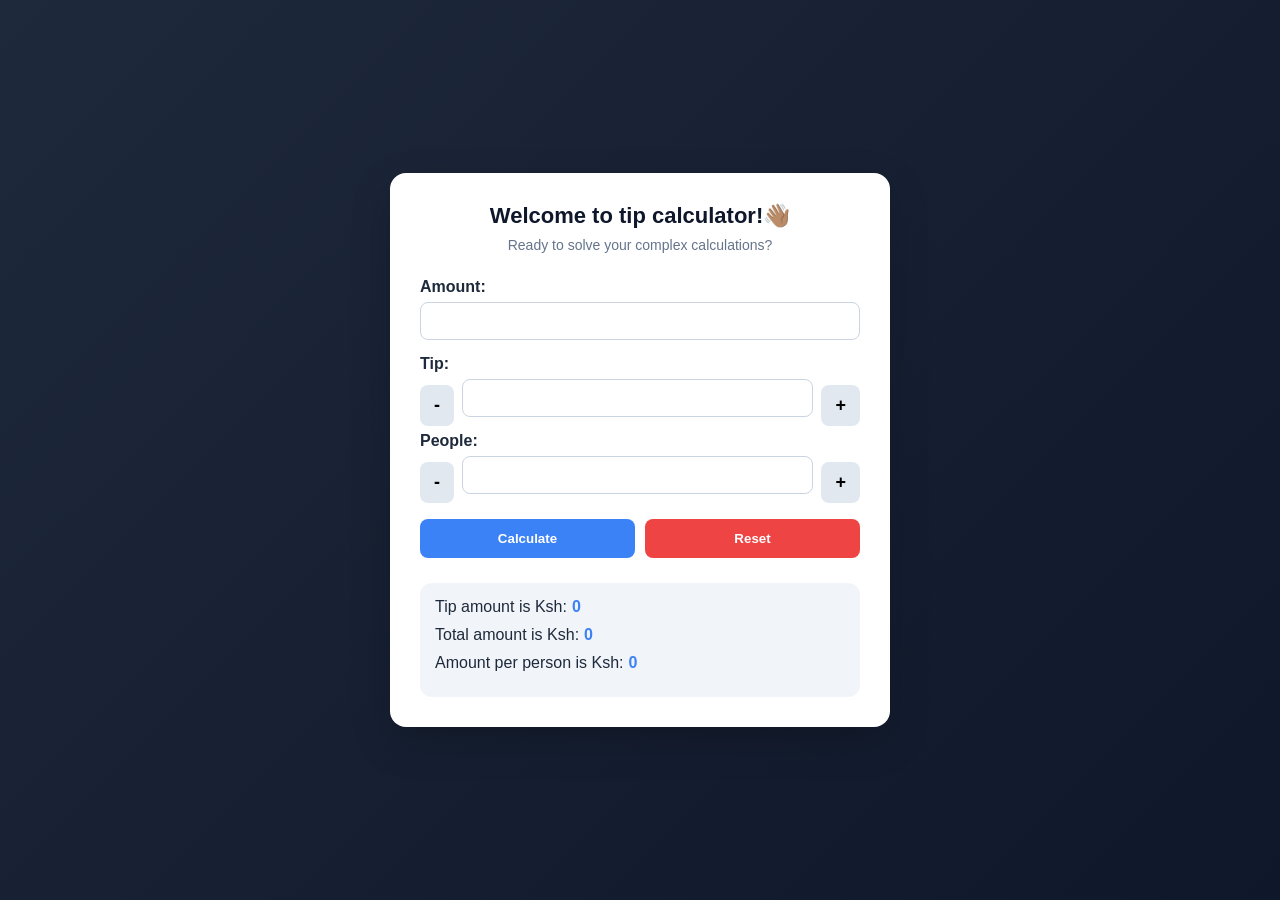
<file: week_one/tip_calculator/index.html>
<!DOCTYPE html>
<html>

<head>
  <meta charset="UTF-8">
  <meta name="viewport" content="width=device-width, initial-scale=1">
  <link rel="stylesheet" href="./index.css"  />
  <title>Tip Calculator</title>
</head>

<body>
  <div class="container">
    
  
  <header>
    <h2>Welcome to tip calculator!👋🏽</h2>
    <p>Ready to solve your complex calculations?</p>
  </header>
  
  <section>
    <form id="form" class="tip-form">
      
      <label for="Amount">Amount:</label>
      <input type="number" name="amount" id="amount" min="0" required />
      
      <div>
        <label for="Tip">Tip:</label>
        
        
        <div>
          <button class="subtract" type="submit">-</button>
        <input type="number" name="tip-amount" id="tip-amount" value="" required />
        <button class="increment" type="submit">+</button>
        </div>
      </div>
      
       <div>
        <label for="People">People:</label>
        
        
        <div>
          <button class="subtract-people" type="button">-</button>
        <input type="number" name="people" id="people" value="" required />
        <button class="increment-people" type="button">+</button>
        </div>
      </div>
      

      
      
      
      <div class="action-btns">
        <button id="calculate-btn" type="submit">Calculate</button>
      <button id="reset-btn" type="button">Reset</button>
      
      </div>
      
      
    </form>
  </section>
  
  <section>
    <div>
      <p>Tip amount is Ksh:<span class="tip-details">0</span></p>
    </div>
    <div>
       <p>Total amount is Ksh:<span class="amount-details">0</span></p>
    </div>
    <div>
       <p>Amount per person is Ksh:<span class="amount-per-person">0</span></p>
    </div>
  </section>
  
  <script src='./js/script.js' type="text/javascript" charset="utf-8">
    
  </script>
  </div>
</body>

</html>
</file>
<file: week_one/tip_calculator/index.css>
* {
  margin: 0;
  padding: 0;
  box-sizing: border-box;
  font-family: 'Segoe UI', sans-serif;
}


body {
  background: linear-gradient(135deg, #1e293b, #0f172a);
  min-height: 100vh;
  display: flex;
  align-items: center;
  justify-content: center;
  padding: 20px;
  color: #fff;
}


.container {
  background: #ffffff;
  color: #1e293b;
  width: 100%;
  max-width: 500px;
  padding: 30px;
  border-radius: 16px;
  box-shadow: 0 15px 40px rgba(0,0,0,0.2);
}


header {
  text-align: center;
  margin-bottom: 25px;
}

header h2 {
  font-size: 22px;
  margin-bottom: 8px;
  color: #0f172a;
}

header p {
  font-size: 14px;
  color: #64748b;
}

.tip-form label {
  display: block;
  margin-bottom: 6px;
  font-weight: 600;
}

.tip-form input {
  width: 100%;
  padding: 10px 12px;
  border-radius: 8px;
  border: 1px solid #cbd5e1;
  margin-bottom: 15px;
  font-size: 14px;
  transition: 0.3s;
}

.tip-form input:focus {
  border-color: #3b82f6;
  outline: none;
  box-shadow: 0 0 0 3px rgba(59,130,246,0.2);
}


.tip-form div div {
  display: flex;
  align-items: center;
  gap: 8px;
}

.subtract,
.increment,
.increment-people,
.subtract-people{
  background: #e2e8f0;
  border: none;
  padding: 10px 14px;
  border-radius: 8px;
  cursor: pointer;
  font-size: 18px;
  font-weight: bold;
  transition: 0.2s;
}

.subtract:hover,
.increment:hover {
  background: #cbd5e1;
}


.action-btns {
  display: flex;
  gap: 10px;
  margin-top: 10px;
}

#calculate-btn {
  flex: 1;
  background: #3b82f6;
  color: #fff;
  border: none;
  padding: 12px;
  border-radius: 8px;
  cursor: pointer;
  font-weight: 600;
  transition: 0.3s;
}

#calculate-btn:hover {
  background: #2563eb;
}

#reset-btn {
  flex: 1;
  background: #ef4444;
  color: #fff;
  border: none;
  padding: 12px;
  border-radius: 8px;
  cursor: pointer;
  font-weight: 600;
  transition: 0.3s;
}

#reset-btn:hover {
  background: #dc2626;
}


section:last-of-type {
  margin-top: 25px;
  background: #f1f5f9;
  padding: 15px;
  border-radius: 12px;
}

section:last-of-type div {
  margin-bottom: 10px;
  font-weight: 500;
}

.tip-details,
.amount-details,
.amount-per-person {
  font-weight: bold;
  color: #3b82f6;
  margin-left: 5px;
}


@media (max-width: 480px) {
  .container {
    padding: 20px;
  }

  header h2 {
    font-size: 18px;
  }

  .action-btns {
    flex-direction: column;
  }

  #calculate-btn,
  #reset-btn {
    width: 100%;
  }
}
</file>
<file: week_one/tip_calculator/main.css>
* {
  margin: 0;
  padding: 0;
  box-sizing: border-box;
  font-family: 'Segoe UI', sans-serif;
}


body {
  background: linear-gradient(135deg, #1e293b, #0f172a);
  min-height: 100vh;
  display: flex;
  align-items: center;
  justify-content: center;
  padding: 20px;
  color: #fff;
}


.container {
  background: #ffffff;
  color: #1e293b;
  width: 100%;
  max-width: 500px;
  padding: 30px;
  border-radius: 16px;
  box-shadow: 0 15px 40px rgba(0,0,0,0.2);
}


header {
  text-align: center;
  margin-bottom: 25px;
}

header h2 {
  font-size: 22px;
  margin-bottom: 8px;
  color: #0f172a;
}

header p {
  font-size: 14px;
  color: #64748b;
}

.tip-form label {
  display: block;
  margin-bottom: 6px;
  font-weight: 600;
}

.tip-form input {
  width: 100%;
  padding: 10px 12px;
  border-radius: 8px;
  border: 1px solid #cbd5e1;
  margin-bottom: 15px;
  font-size: 14px;
  transition: 0.3s;
}

.tip-form input:focus {
  border-color: #3b82f6;
  outline: none;
  box-shadow: 0 0 0 3px rgba(59,130,246,0.2);
}


.tip-form div div {
  display: flex;
  align-items: center;
  gap: 8px;
}

.subtract,
.increment,
.increment-people,
.subtract-people{
  background: #e2e8f0;
  border: none;
  padding: 10px 14px;
  border-radius: 8px;
  cursor: pointer;
  font-size: 18px;
  font-weight: bold;
  transition: 0.2s;
}

.subtract:hover,
.increment:hover {
  background: #cbd5e1;
}


.action-btns {
  display: flex;
  gap: 10px;
  margin-top: 10px;
}

#calculate-btn {
  flex: 1;
  background: #3b82f6;
  color: #fff;
  border: none;
  padding: 12px;
  border-radius: 8px;
  cursor: pointer;
  font-weight: 600;
  transition: 0.3s;
}

#calculate-btn:hover {
  background: #2563eb;
}

#reset-btn {
  flex: 1;
  background: #ef4444;
  color: #fff;
  border: none;
  padding: 12px;
  border-radius: 8px;
  cursor: pointer;
  font-weight: 600;
  transition: 0.3s;
}

#reset-btn:hover {
  background: #dc2626;
}


section:last-of-type {
  margin-top: 25px;
  background: #f1f5f9;
  padding: 15px;
  border-radius: 12px;
}

section:last-of-type div {
  margin-bottom: 10px;
  font-weight: 500;
}

.tip-details,
.amount-details,
.amount-per-person {
  font-weight: bold;
  color: #3b82f6;
  margin-left: 5px;
}


@media (max-width: 480px) {
  .container {
    padding: 20px;
  }

  header h2 {
    font-size: 18px;
  }

  .action-btns {
    flex-direction: column;
  }

  #calculate-btn,
  #reset-btn {
    width: 100%;
  }
}
</file>
